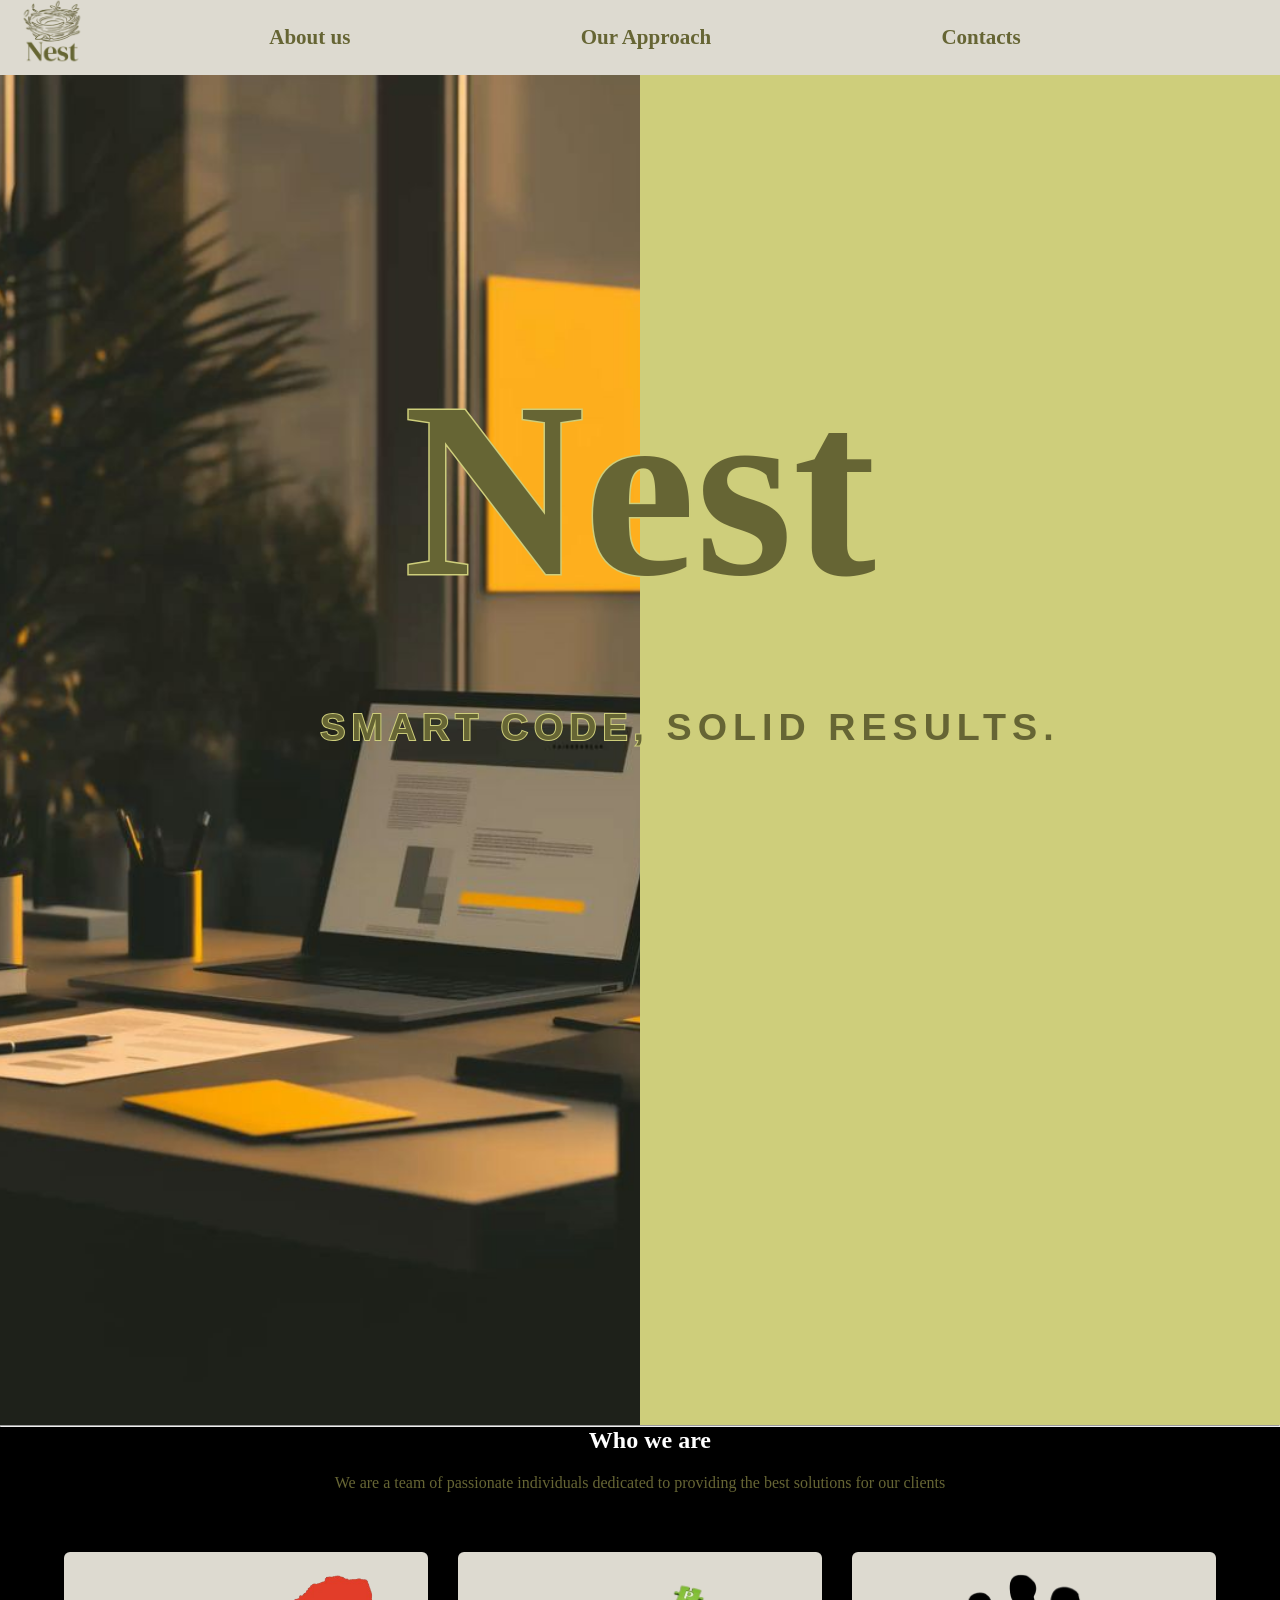
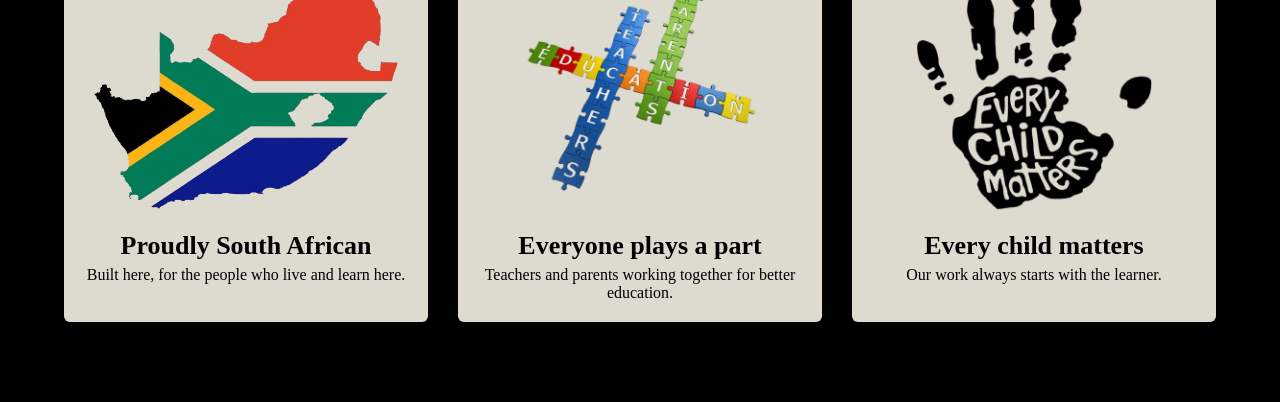
<file: index.html>
<!DOCTYPE html>
<html lang="en">
<head>
    <meta charset="UTF-8">
    <meta name="viewport" content="width=device-width, initial-scale=1.0">
    <title>Nest</title>
    <link rel="stylesheet" href="Homepage.css">
    <link rel="icon" type="image/png" href="Nesttab.png">
</head>
<body>
    
   <header>
       <a href ="index.html"><div class="logo"><img src="NestLogo.png" alt="" ></div></a>
    <ul>  
        <li><div class="nav-item"></div><a href="AboutUs.html">About us</a></div></li>
        <li><a href="Approach.html">Our Approach</a></li>
        <li><a href="Contact.html">Contacts</a></li>        
    </ul>

   </header>

<div class="Word">
    <h1>Nest</h1>
    <img src="homepic1.jpg" alt="" >
    <p><div class="slogan">‎SMART CODE‎, SOLID RESULTS.</div></p>
    
</div>
<hr>
    
    <h2><u color="white"><div class="us">Who we are</div></u></h2>
   <p><div class="content">We are a team of passionate individuals dedicated to providing the best solutions for our clients</div></p>
   <section class="cards">
    <div class="card">
        <img src="homepic2.png" alt="Map of South Africa in the colours of the flag">
        <h3>Proudly South African</h3>
        <p>Built here, for the people who live and learn here.</p>
    </div>
    <div class="card">
        <img src="homepic3.png" alt="Puzzle pieces spelling teachers, parents and education">
        <h3>Everyone plays a part</h3>
        <p>Teachers and parents working together for better education.</p>
    </div>
    <div class="card">
        <img src="homepic4.png" alt="Handprint with the words Every Child Matters">
        <h3>Every child matters</h3>
        <p>Our work always starts with the learner.</p>
    </div>
</section>
   
</body>
</html>
</file>
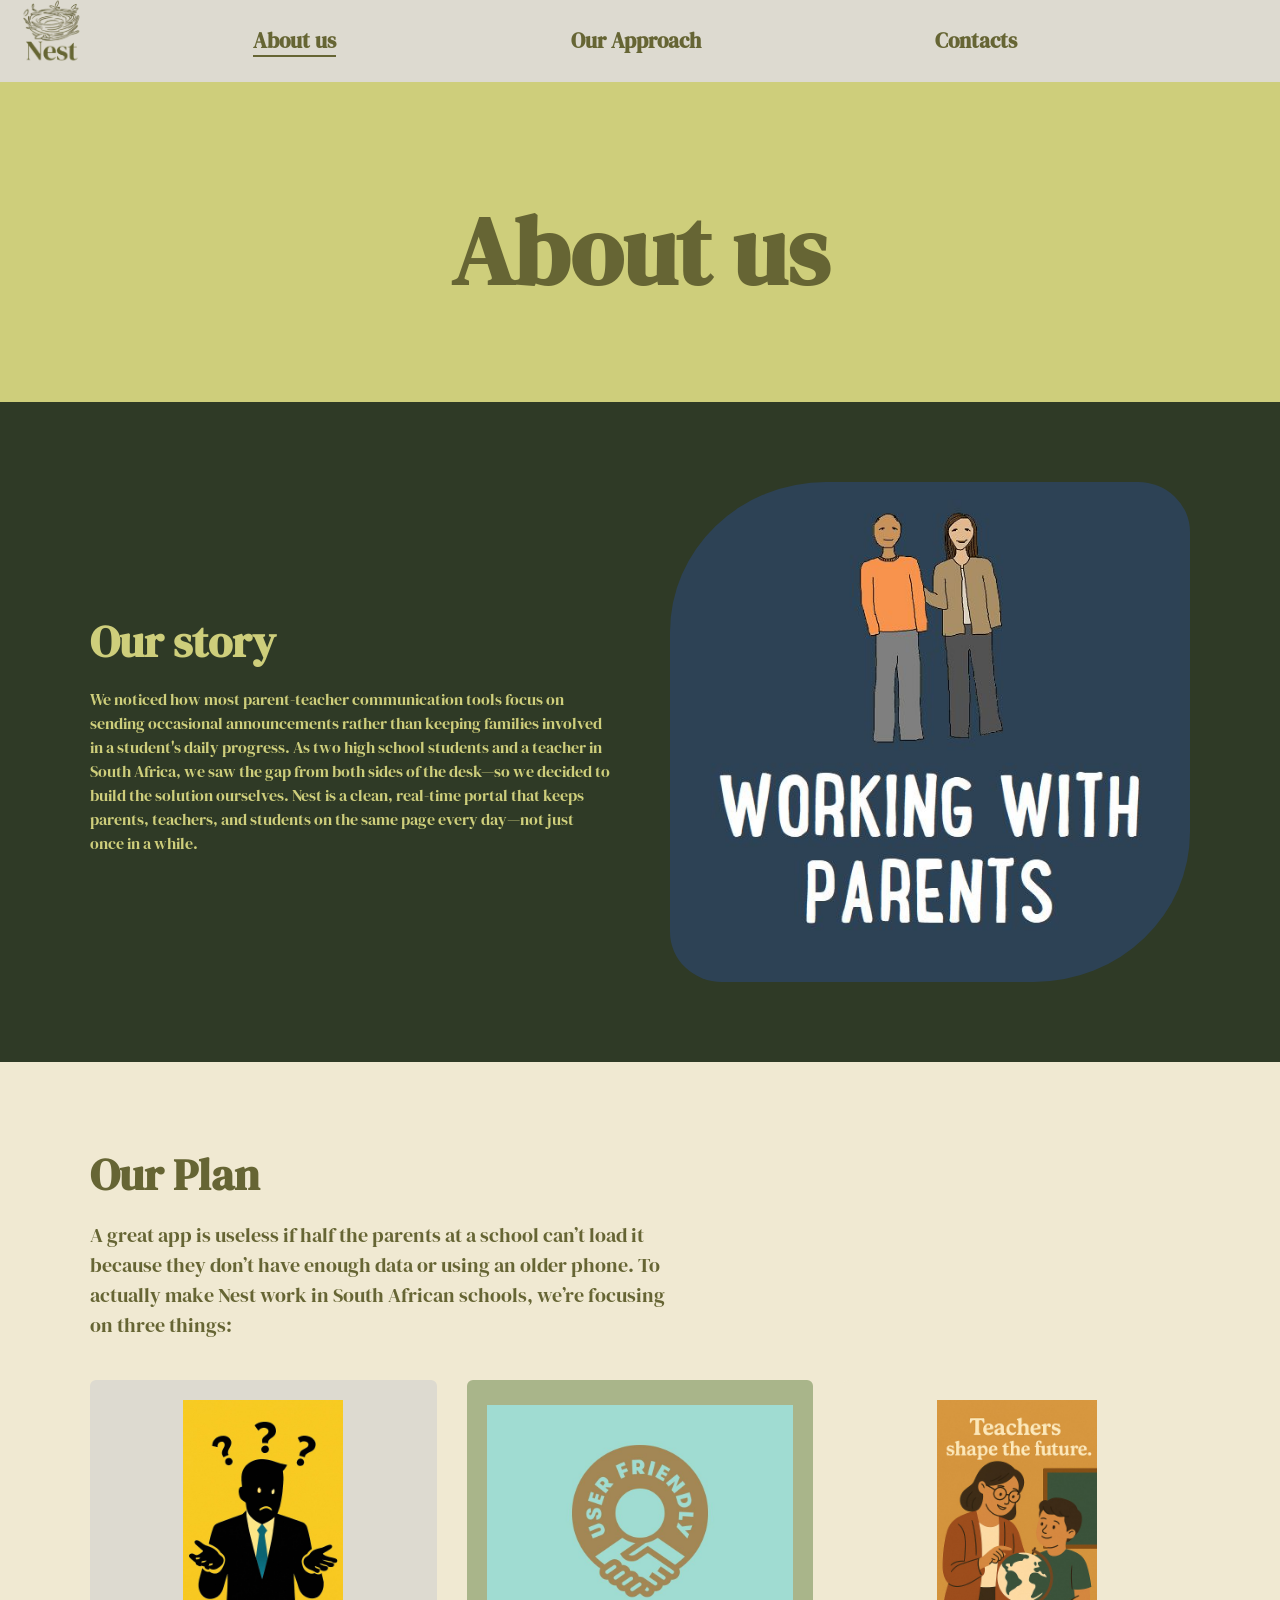
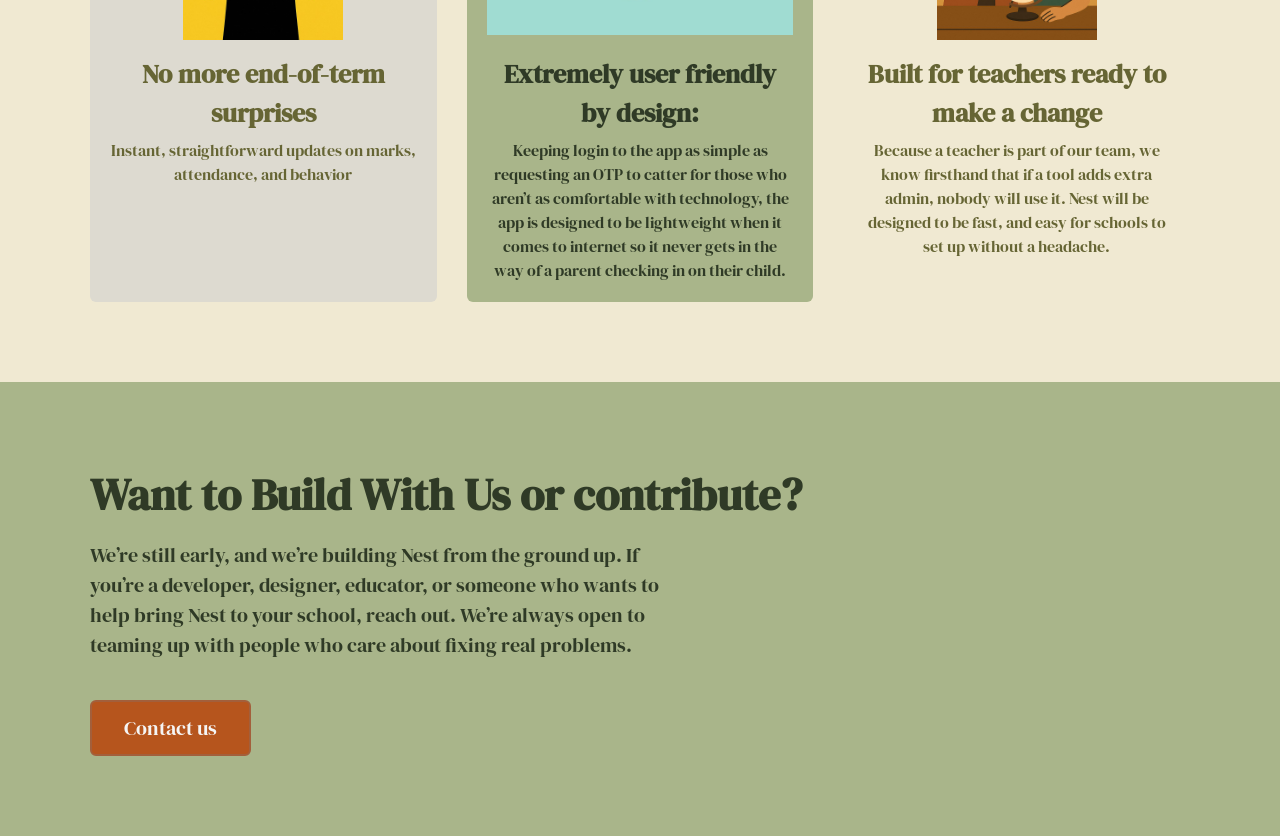
<file: AboutUs.html>
<!DOCTYPE html>
<html lang="en">
<head>
    <meta charset="UTF-8">
    <meta name="viewport" content="width=device-width, initial-scale=1.0">
    <title>Nest | About us</title>
    <link rel="preconnect" href="https://fonts.googleapis.com">
    <link rel="preconnect" href="https://fonts.gstatic.com" crossorigin>
    <link href="https://fonts.googleapis.com/css2?family=DM+Serif+Display&display=swap" rel="stylesheet">
    <link rel="stylesheet" href="About.css">
    <link rel="icon" type="image/png" href="NestTab.png">
</head>
<body>
    
    <header>
        <a href="index.html" class="logo"><img src="NestLogo.png" alt="Nest home"></a>
        <ul>
            <li><a href="AboutUs.html" class="active" aria-current="page">About us</a></li>
            <li><a href="Approach.html">Our Approach</a></li>
            <li><a href="Contact.html">Contacts</a></li>
        </ul>
    </header>

    <section class="page-hero">
        <h1>About us</h1>
        
    </section>

    <section class="section section-forest">
        <div class="container split-block">
            <div>
                <h2 class="section-title">Our story</h2>
                <p>We noticed how most parent-teacher communication tools focus on sending occasional announcements rather than keeping families involved in a student's daily progress. As two high school students and a teacher in South Africa, we saw the gap from both sides of the desk—so we decided to build the solution ourselves. Nest is a clean, real-time portal that keeps parents, teachers, and students on the same page every day—not just once in a while.</p>

            </div>
            <img src="Aboutpic1.jpg" alt="[Describe the image]">
        </div>
    </section>

    <section class="section section-cream">
        <div class="container">
            <h2 class="section-title">Our Plan</h2>
            <p class="section-intro">A great app is useless if half the parents at a school can’t load it because they don’t have enough data or using an older phone. To actually make Nest work in South African schools, we’re focusing on three things:</p>
            <div class="cards">
                <div class="card">
                    <img src="Aboutpic2.png" alt="[Describe the image]">
                    <h3>No more end-of-term surprises</h3>
                    <p>Instant, straightforward updates on marks, attendance, and behavior </p>
                </div>
                <div class="card">
                    <img src="Aboutpic3.png" alt="[Describe the image]">
                    <h3>Extremely user friendly by design: </h3>
                    <p> Keeping login to the app as simple as requesting an OTP to catter for those who aren’t as comfortable with technology, the app is designed to be lightweight when it comes to internet so it never gets in the way of a parent checking in on their child.</p>
                </div>
                <div class="card">
                    <img src="Aboutpic4.png" alt="[Describe the image]">
                    <h3>Built for teachers ready to make a change</h3>
                    <p>Because a teacher is part of our team, we know firsthand that if a tool adds extra admin, nobody will use it. Nest will be designed to be fast, and easy for schools to set up without a headache.</p>
                </div>
            </div>
        </div>
    </section>

    <section class="section section-sage">
        <div class="container">
            <h2 class="section-title">Want to Build With Us or contribute? </h2>
            <p class="section-intro">We’re still early, and we’re building Nest from the ground up. If you’re a developer, designer, educator, or someone who wants to help bring Nest to your school, reach out. We’re always open to teaming up with people who care about fixing real problems.</p>
            <form action="Contact.html">
                <button type="Submit">Contact us</button>
            </form>
        </div>
    </section>
</body>
</html>
</file>
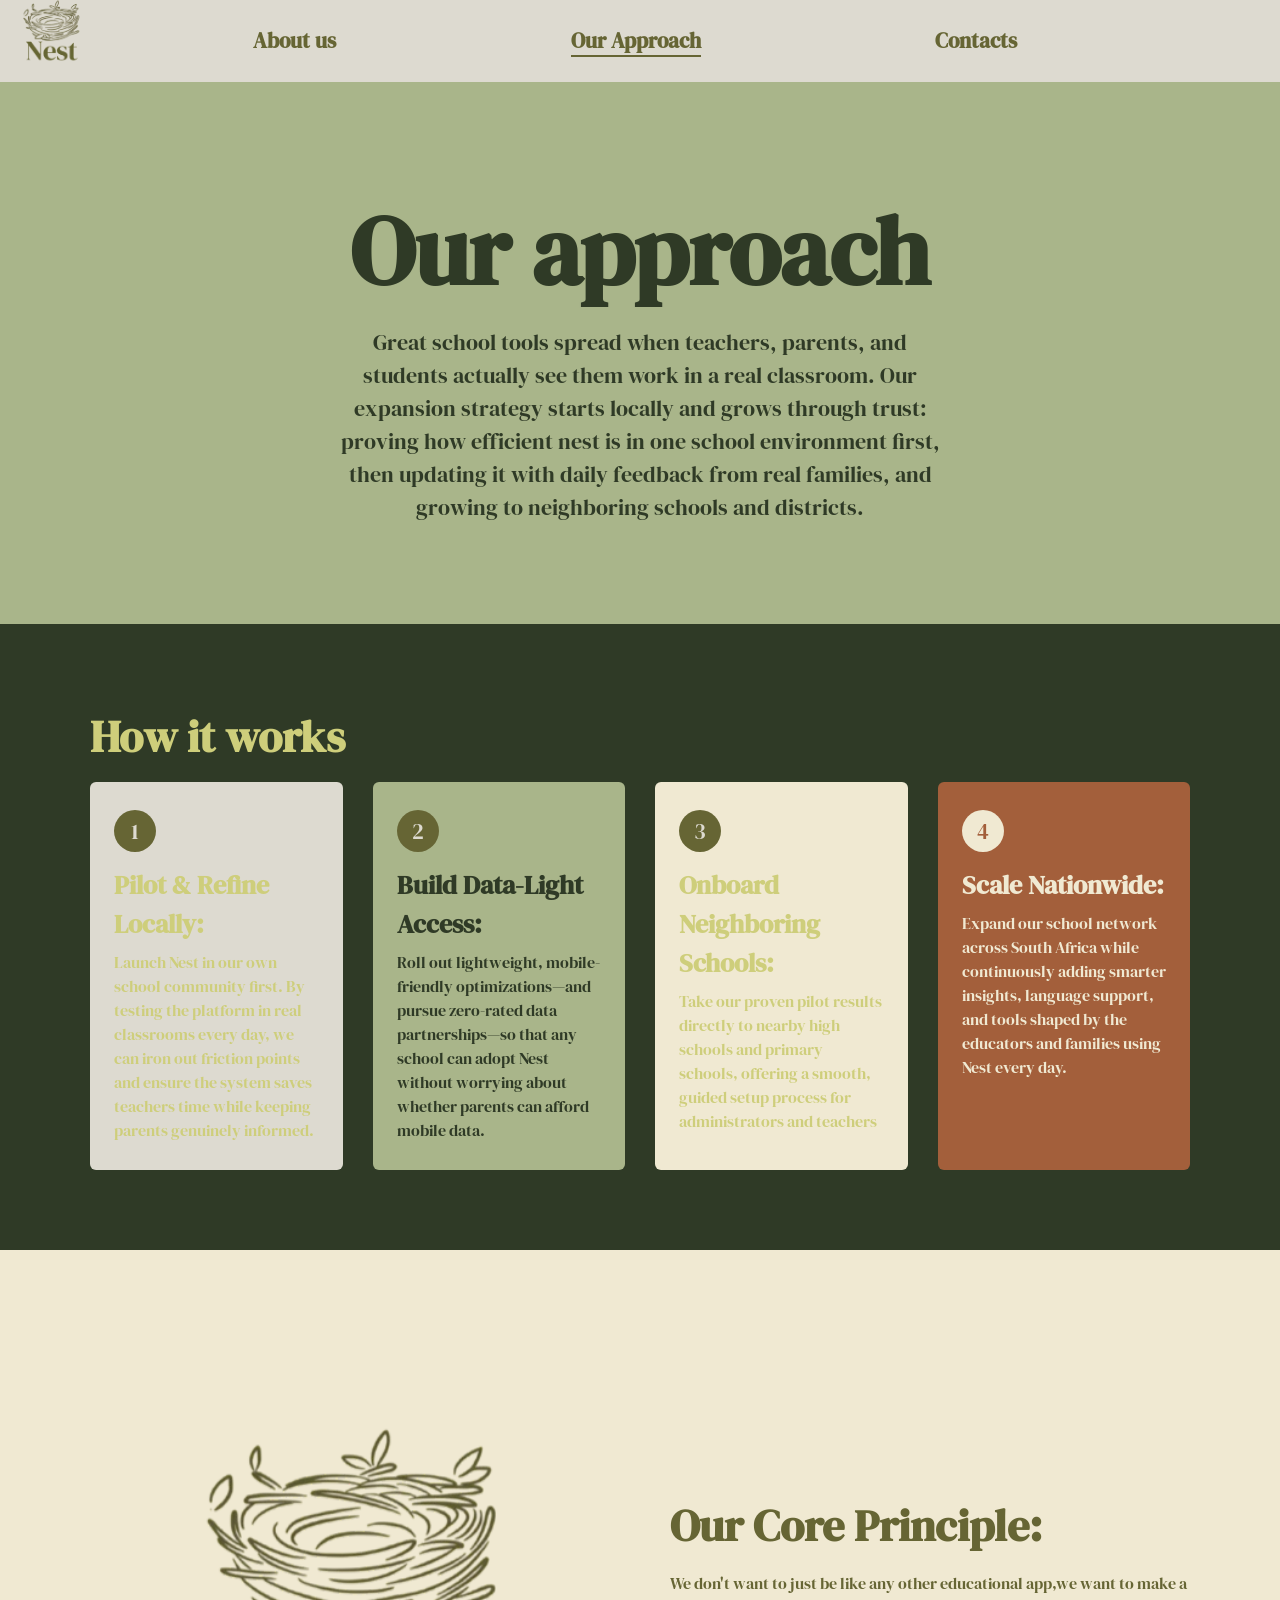
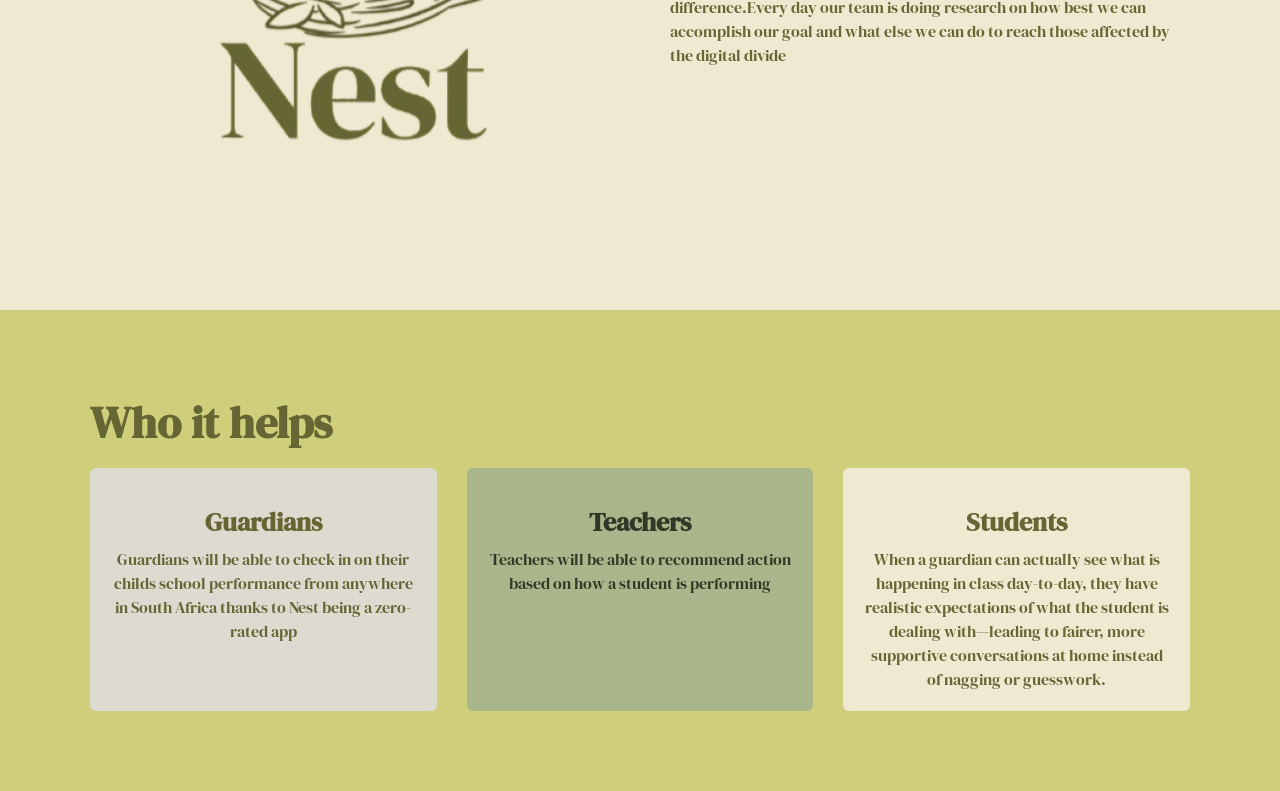
<file: Approach.html>
<!DOCTYPE html>
<html lang="en">
<head>
    <meta charset="UTF-8">
    <meta name="viewport" content="width=device-width, initial-scale=1.0">
    <title>Nest | Our Approach</title>
    <link rel="preconnect" href="https://fonts.googleapis.com">
    <link rel="preconnect" href="https://fonts.gstatic.com" crossorigin>
    <link href="https://fonts.googleapis.com/css2?family=DM+Serif+Display&display=swap" rel="stylesheet">
    <link rel="stylesheet" href="Approach.css">
    <link rel="icon" type="image/png" href="NestTab.png">
</head>
<body>
    
    <header>
        <a href="index.html" class="logo"><img src="NestLogo.png" alt="Nest home"></a>
        <ul>
            <li><a href="AboutUs.html">About us</a></li>
            <li><a href="Approach.html" class="active" aria-current="page">Our Approach</a></li>
            <li><a href="Contact.html">Contacts</a></li>
        </ul>
    </header>

    <section class="page-hero hero-sage">
        <h1>Our approach</h1>
        <p>Great school tools spread when teachers, parents, and students actually see them work in a real classroom. Our expansion strategy starts locally and grows through trust: proving how efficient nest is in one school environment first, then updating  it with daily feedback from real families, and growing to neighboring schools and districts.</p>
    </section>

    <section class="section section-forest">
        <div class="container">
            <h2 class="section-title">How it works</h2>
        
            <div class="steps">
                <div class="step"><h3>Pilot & Refine Locally:</h3>
                    <p> Launch Nest in our own school community first. By testing the platform in real classrooms every day, we can iron out friction points and ensure the system saves teachers time while keeping parents genuinely informed.</p></div>
                <div class="step"><h3>Build Data-Light Access:</h3>
                    <p> Roll out lightweight, mobile-friendly optimizations—and pursue zero-rated data partnerships—so that any school can adopt Nest without worrying about whether parents can afford mobile data.</p></div>
                <div class="step"><h3>Onboard Neighboring Schools:</h3>
                    <p>Take our proven pilot results directly to nearby high schools and primary schools, offering a smooth, guided setup process for administrators and teachers</p></div>
                <div class="step"><h3>Scale Nationwide:</h3>
                    <p>Expand our school network across South Africa while continuously adding smarter insights, language support, and tools shaped by the educators and families using Nest every day.</p>
                </div>
            </div>
        </div>
    </section>

    <section class="section section-cream">
        <div class="container split-block reverse">
            <div>
                <h2 class="section-title">Our Core Principle:</h2>
                <p>We don't want to just be like any other educational app,we want to make a difference.Every day our team is doing research on how best we can accomplish our goal and what else we can do to reach those affected by the digital divide</p>
              
            </div>
            <img src="NestLogo.png" alt="[Describe the image]">
        </div>
    </section>

    <section class="section section-light">
        <div class="container">
            <h2 class="section-title">Who it helps</h2>
            <div class="cards">
                <div class="card"><h3>Guardians</h3><p>Guardians will be able to check in on their childs school performance from anywhere in South Africa thanks to Nest being a zero-rated app </p></div>
                <div class="card"><h3>Teachers</h3><p>Teachers will be able to recommend action based on how a student is performing</p></div>
                <div class="card"><h3>Students</h3><p>When a guardian can actually see what is happening in class day-to-day, they have realistic expectations of what the student is dealing with—leading to fairer, more supportive conversations at home instead of nagging or guesswork.</p></div>
            </div>
        </div>
    </section>
</body>
</html>
</file>
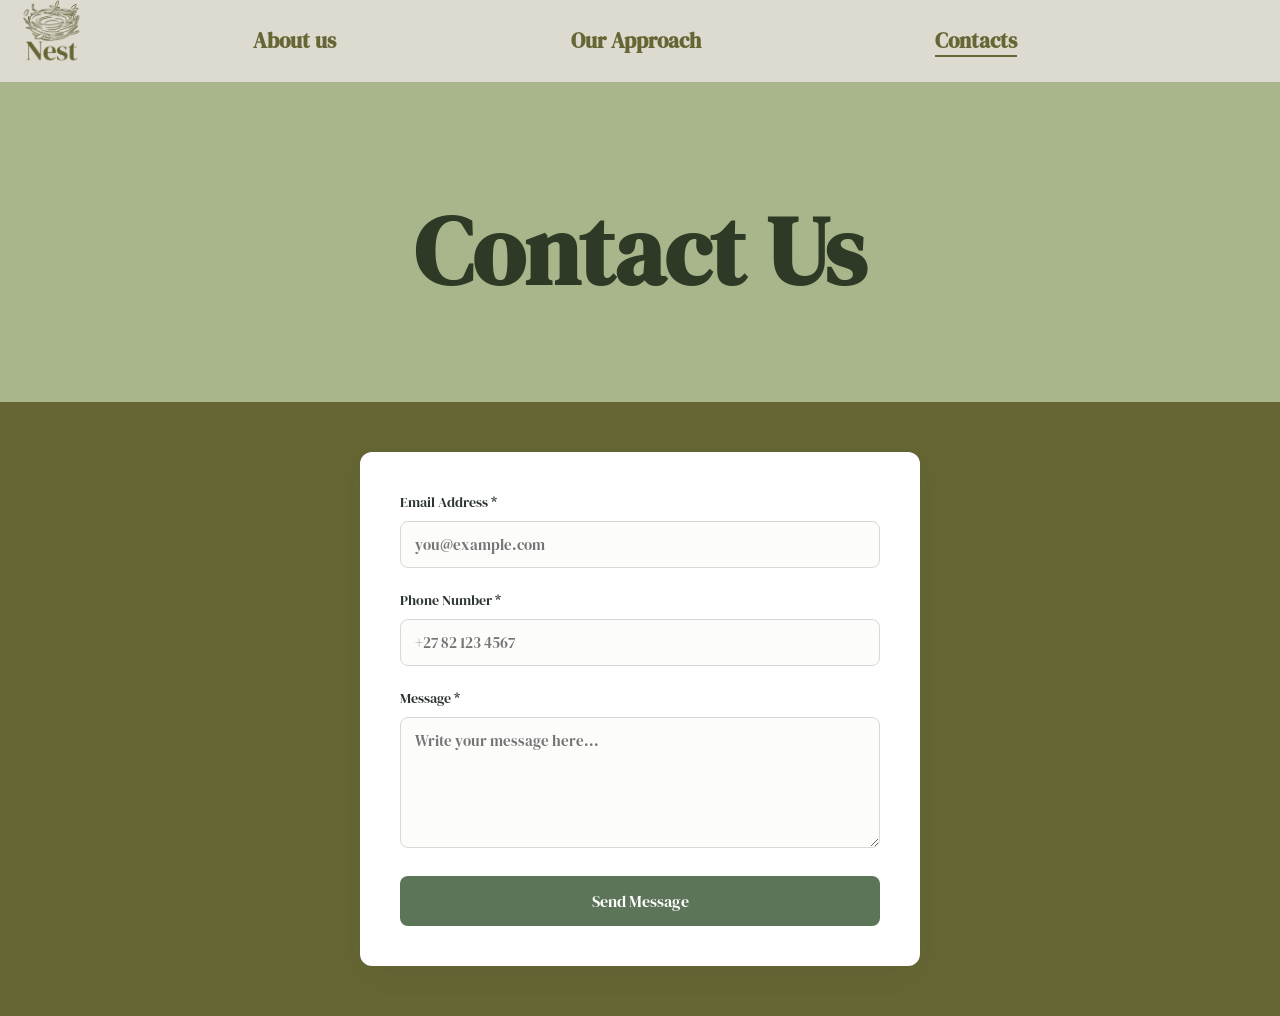
<file: Contact.html>
<!DOCTYPE html>
<html lang="en">
<head>
    <meta charset="UTF-8">
    <meta name="viewport" content="width=device-width, initial-scale=1.0">
    <title>Nest | Contacts</title>
    <link rel="preconnect" href="https://fonts.googleapis.com">
    <link rel="preconnect" href="https://fonts.gstatic.com" crossorigin>
    <link href="https://fonts.googleapis.com/css2?family=DM+Serif+Display&display=swap" rel="stylesheet">
    <link rel="stylesheet" href="Contact.css">
    <link rel="icon" type="image/png" href="NestTab.png">
</head>
<body>

    <nav class="navbar">
        
        <header>
            <a href="index.html" class="logo"><img src="NestLogo.png" alt="Nest home"></a>
            <ul>
                <li><a href="AboutUs.html">About us</a></li>
                <li><a href="Approach.html">Our Approach</a></li>
                <li><a href="Contact.html" class="active" aria-current="page">Contacts</a></li>
            </ul>
        </header>
    </nav>

    <section class="page-hero hero-sage">
        <h1>Contact Us</h1>
    </section>

    <main class="form-wrapper">
        <!-- Replace YOUR_FORM_ID with your Formspree endpoint URL -->
        <form action="https://formspree.io/f/YOUR_FORM_ID" method="POST" class="contact-form">
            
            <div class="contacts">
                <label for="email">Email Address *</label>
                <input type="email" id="email" name="email" placeholder="you@example.com" required>
            </div>

            <div class="contacts">
                <label for="phone">Phone Number *</label>
                <input type="tel" id="phone" name="phone" placeholder="+27 82 123 4567" required>
            </div>

            <div class="contacts">
                <label for="message">Message *</label>
                <textarea id="message" name="message" rows="5" placeholder="Write your message here..." required></textarea>
            </div>

            <button type="submit" class="submit-btn">Send Message</button>

        </form>
    </main>

</body>
</html>
</file>
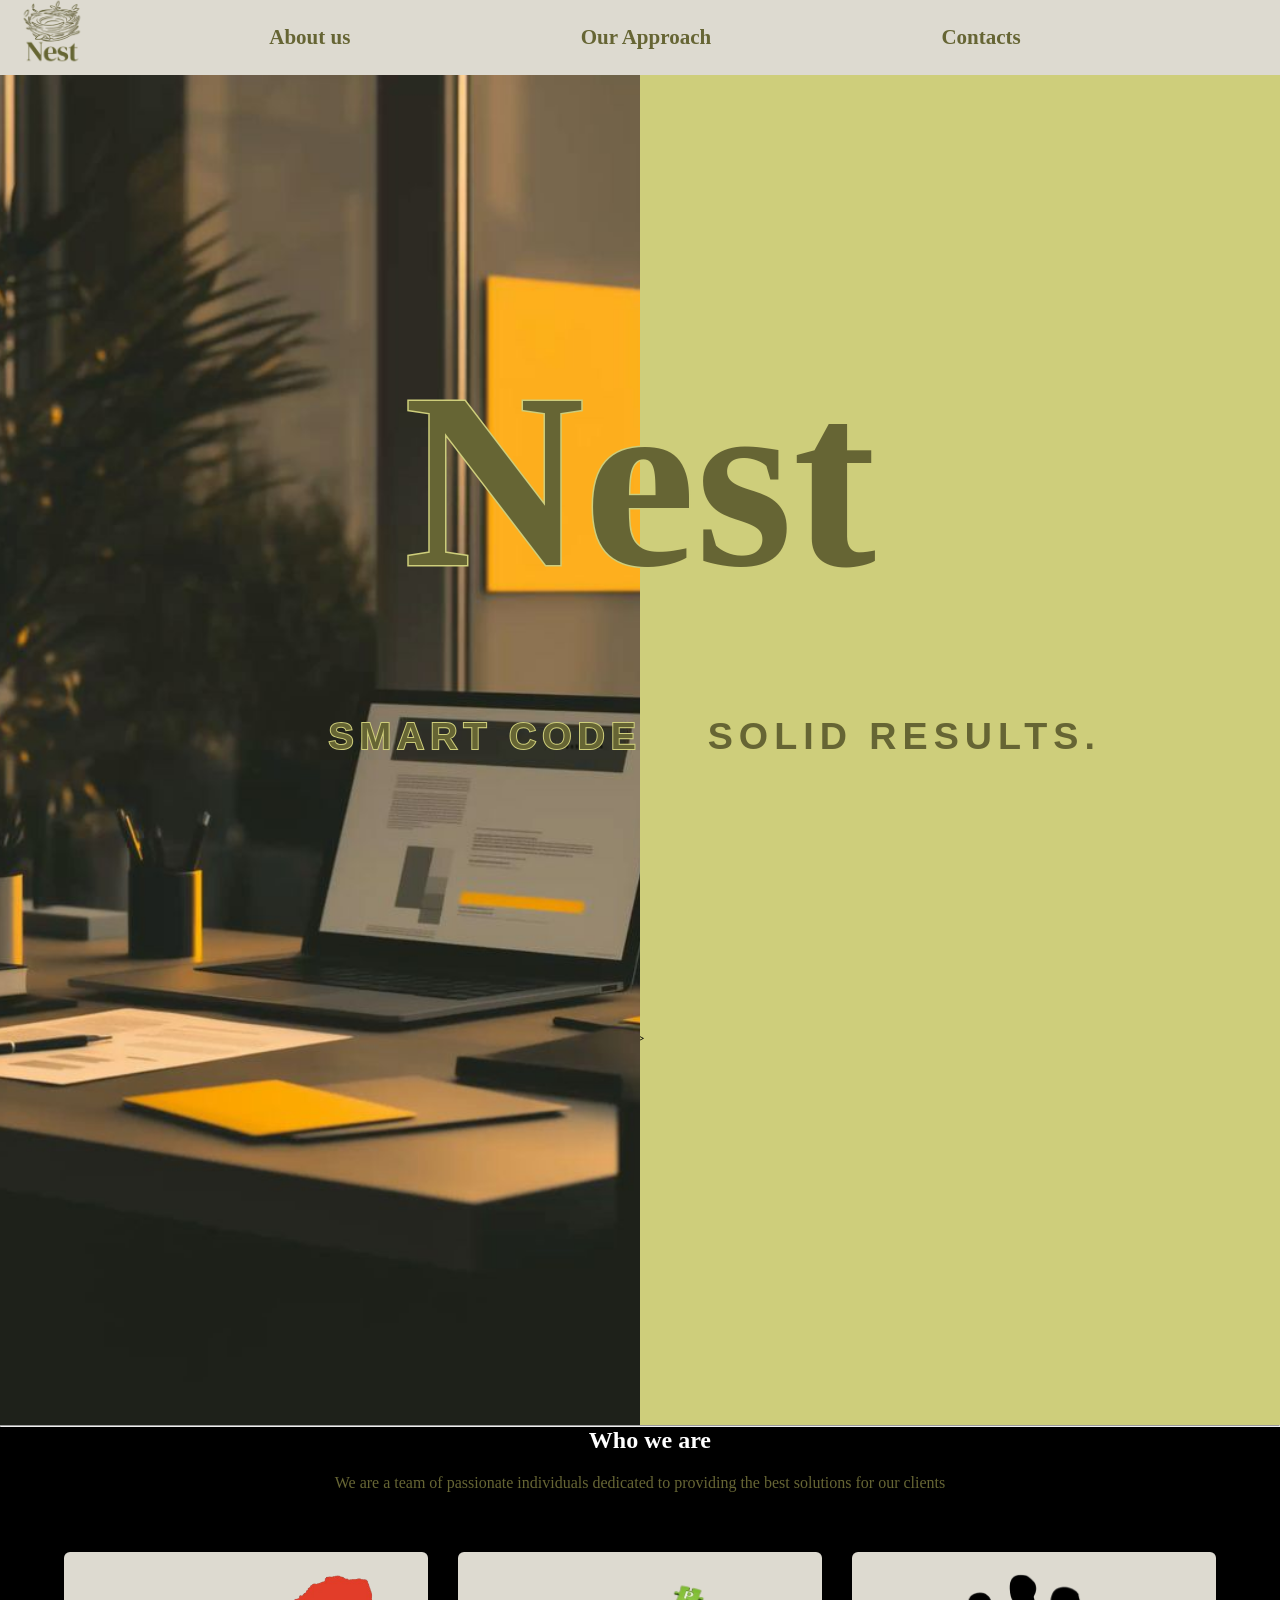
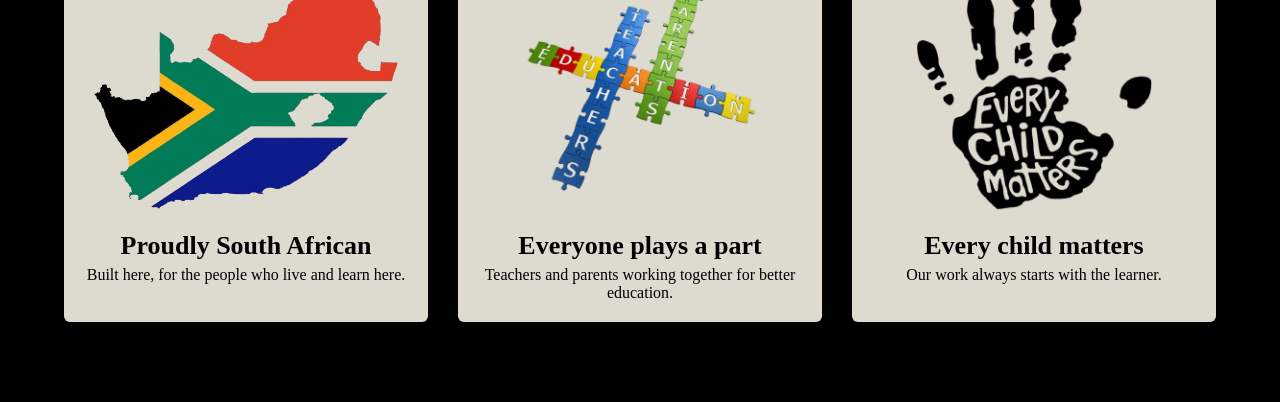
<file: Homepage.html>
<!DOCTYPE html>
<html lang="en">
<head>
    <meta charset="UTF-8">
    <meta name="viewport" content="width=device-width, initial-scale=1.0">
    <title>Nest</title>
    <link rel="stylesheet" href="Homepage.css">
    <link rel="icon" type="image/png" href="Nesttab.png">
</head>
<body>
   <a href ="Homepage.html"><div class="logo"><img src="NestLogo.png" alt="" ></div></a> 
   <header>
    <ul>  
        <li><div class="nav-item"></div><a href="AboutUs.html">About us</a></div></li>
        <li><a href="Approach.html">Our Approach</a></li>
        <li><a href="Contact.html">Contacts</a></li>        
    </ul>

   </header>

<div class="Word">
    <h1>Nest</h1>
    <img src="homepic1.jpg" alt="" >>
    <p><div class="slogan">‎ ‎ ‎ ‎SMART CODE‎ ‎ ‎ ‎ SOLID RESULTS.</div></p>
    
</div>
<hr>
    
    <h2><u color="white"><div class="us">Who we are</div></u></h2>
   <p><div class="content">We are a team of passionate individuals dedicated to providing the best solutions for our clients</div></p>
   <section class="cards">
    <div class="card">
        <img src="homepic2.png" alt="Map of South Africa in the colours of the flag">
        <h3>Proudly South African</h3>
        <p>Built here, for the people who live and learn here.</p>
    </div>
    <div class="card">
        <img src="homepic3.png" alt="Puzzle pieces spelling teachers, parents and education">
        <h3>Everyone plays a part</h3>
        <p>Teachers and parents working together for better education.</p>
    </div>
    <div class="card">
        <img src="homepic4.png" alt="Handprint with the words Every Child Matters">
        <h3>Every child matters</h3>
        <p>Our work always starts with the learner.</p>
    </div>
</section>
   
</body>
</html>
</file>
<file: Homepage.css>
:root {
    --olive: #666534;
    --olive-soft: #77756e;
    --sand: #dddad0;
    --moss: #cece7b;
    --black: #000;
    --forest: #2f3a26;
    --sage: #a9b58a;
    --cream: #f0e9d2;
    --rust: #a35f3b;
    --white: #fff;
    --radius: 6px;
    --gutter: 5%;
    --section-space: 80px;
}

html { scroll-behavior: smooth; }
* {
    margin: 0;
    padding: 0;
    box-sizing: border-box;
    text-decoration: none;
    list-style: none;
    font-family: "DM Serif Display";
}

@keyframes colorPulse {
    0% {
        color: #666534;
        transform: scale(1);
    }
    50% {
        color: #77756e;
        transform: scale(1.08);
    }
    100% {
        color: #666534;
        transform: scale(1);
    }
}

html, body {
    background-color: black;
    overflow-x: hidden;
}

.content {
    text-align: center;
    color: #666534;
    padding: 20px;
}

/* Desktop Hero & Slogan — preserved from your original layout */
.Word {
    background-color: #cece7b;
    justify-content: center;
    display: flex;
    flex-direction: column;
    align-items: center;
    position: relative;
    height: 150vh;
}

.Word h1 {
    color: #666534;
    font-size: 250px;
    font-weight: bold;
    z-index: 2;
    animation: colorPulse 2s ease-in-out infinite;
    position: relative;
    top: -30%;
    -webkit-text-stroke: 3px #cece7b;
    paint-order: stroke fill;
}

.slogan {
    color: #666534;
    font-size: 37.7px; /* Fixed comma typo so desktop renders exact size */
    font-family: 'Now', sans-serif;
    margin: 0;
    font-weight: 550;
    letter-spacing: 6px;
    margin-top: -26%;
    z-index: 2;
    -webkit-text-stroke: 2px #cece7b;
    paint-order: stroke fill;
    animation: colorPulse 2s ease-in-out infinite;
    position: relative;
    left: 50px;
}

.Word img {
    position: absolute;
    width: 50%;
    height: 100%;
    left: 0px;
    object-fit: cover;
}

/* Header & Navigation */
header {
    background: #dddad0;
    padding: 25px 5%;
    display: flex;
    align-items: center;
    justify-content: center;
}

header ul {
    flex: 1;
    display: flex;
    justify-content: space-evenly;
    align-items: center;
}

ul {
    display: flex;
    gap: 35px;
}

li {
    display: inline-block;
}

li a {
    color: #666534;
    font-size: 21px;
    font-weight: bold;
    margin-right: 10px;
}

li a:hover {
    color: white;
    border-bottom: 1px solid whitesmoke;
}

.split {
    display: flex;
    width: 100%;
    height: 100vh;
}

.nav-item {
    display: inline-block;
    margin-right: 20px;
    color: #fff;
    font-size: 18px;
    font-weight: bold;
}

.logo {
    display: flex;
    left: 1px;
    position: absolute;
    height: 100px;
    width: 100px;
    top: -20px;
    margin-bottom: 150px;
}

.homepic1 {
    display: flex;
    position: absolute;
    height: 500px;
    width: 50px;
    top: 500px;
    left: 2px;
    margin-bottom: 150px;
}

/* Cards Section */
.cards {
    display: flex;
    gap: 30px;
    padding: 40px 5% 80px;
}

.card {
    flex: 1;
    background-color: #dddad0;
    padding: 20px;
    text-align: center;
    border-radius: 6px;
    transition: transform 0.3s ease, box-shadow 0.3s ease;
}

.card img {
    width: 100%;
    height: 240px;
    object-fit: contain;
}

.card h3 {
    font-size: 26px;
    margin-top: 15px;
}

.card p {
    margin-top: 5px;
}

.card:hover {
    transform: translateY(-8px);
    box-shadow: 0 10px 25px rgba(0, 0, 0, 0.2);
}

.us {
    color: white;
    margin-left: 46%;
    text-underline-position: below;
}

/* =========================================
   MOBILE ONLY (screens 768px and smaller)
   ========================================= */
@media (max-width: 800px) {
    :root { --section-space:56px; }
    
    header {
        padding: 12px 4%;
        justify-content: space-between;
        align-items: center;
        gap :10px;
    }
    
    .logo {
        position: static;
        height: 55px;
        width: auto;
        margin-bottom: 0;
        top: auto;
        left: auto;
}

    header ul {
        gap: 12px;
        justify-content: flex-end;
        flex-wrap: nowrap;
    }

    li a {
        font-size: 14px;
        margin-right: 0;
        white-space: nowrap;
    }
    .page-hero { padding: 90px var(--gutter) 70px; }
    .page-hero h1 { font-size: 56px; }

    .cards { flex-direction: column; }

    .Word {
        height: 65vh;
        min-height: 420px;
        padding: 0 12px;
    }

    .Word h1 {
        font-size: 22vw; /* Scales cleanly to fit phone width */
        top: 0;
        -webkit-text-stroke: 2px #cece7b;
    }

    .slogan {
        font-size: 3.6vw; /* Fits "SMART CODE, SOLID RESULTS." on one clean line */
        letter-spacing: 2px;
        margin-top: 8px;
        left: 0;
        text-align: center;
        -webkit-text-stroke: 1px #cece7b;
    }

    .split {
        flex-direction: column;
        height: auto;
    }

    .cards {
        flex-direction: column;
        padding: 25px 5% 50px;
    }

    .us {
        margin-left: 0;
        text-align: center;
    }
}
</file>
<file: About.css>
:root {
    --olive: #666534;
    --olive-soft: #77756e;
    --sand: #dddad0;
    --moss: #cece7b;
    --black: #000;
    --forest: #2f3a26;
    --sage: #a9b58a;
    --cream: #f0e9d2;
    --rust: #a35f3b;
    --white: #fff;
    --radius: 6px;
    --gutter: 5%;
    --section-space: 80px;
}

html { scroll-behavior: smooth; }

* {
    margin: 0;
    padding: 0;
    box-sizing: border-box;
    text-decoration: none;
    list-style: none;
    font-family: "DM Serif Display", serif;
}

body {
    background-color: var(--black);
    color: var(--olive);
    line-height: 1.5;
}

img { max-width: 100%; display: block; }

:focus-visible {
    outline: 3px solid var(--white);
    outline-offset: 3px;
}

header {
    background: var(--sand);
    padding: 25px var(--gutter);
    display: flex;
    align-items: center;
    justify-content: center;
    position: relative;
}

header ul {
    flex: 1;
    display: flex;
    justify-content: space-evenly;
    align-items: center;
    gap: 35px;
}

li { display: inline-block; }

li a {
    color: var(--olive);
    font-size: 21px;
    font-weight: bold;
    margin-right: 10px;
    transition: color 0.3s ease;
}

li a:hover {
    color: var(--white);
    border-bottom: 1px solid whitesmoke;
}

li a.active { border-bottom: 2px solid var(--olive); }

.logo {
    position: absolute;
    top: -20px;
    left: 1px;
    height: 100px;
    width: 100px;
    z-index: 3;
}

.section { padding: var(--section-space) var(--gutter); }

.container {
    max-width: 1100px;
    margin: 0 auto;
}

.container button  {
    align-self: flex-start;
    background-color: rgb(182, 85, 29);
    color: whitesmoke;
    border: 2px solid var(--rust);
    border-radius: var(--radius);
    padding: 12px 32px;
    font-size: 20px;
    cursor: pointer;
    transition: background-color 0.3s ease, color 0.3s ease;
}

.container button:hover {
    background-color: transparent;
    color: var(--rust);
}

.section-light  { background-color: var(--moss); }
.section-dark   { background-color: var(--black); color: var(--moss); }
.section-forest { background-color: var(--forest); color: var(--moss); }
.section-sage   { background-color: var(--sage); color: var(--forest); }
.section-cream  { background-color: var(--cream); color: var(--olive); }

.section-title {
    font-size: 44px;
    margin-bottom: 12px;
}

.section-intro {
    font-size: 20px;
    max-width: 60ch;
    margin-bottom: 40px;
}

.page-hero {
    background-color: var(--moss);
    padding: 120px var(--gutter) 100px;
    text-align: center;
}

.page-hero h1 {
    font-size: 96px;
    line-height: 1.05;
    color: var(--olive);
    -webkit-text-stroke: 2px var(--hero-bg, var(--moss));
    paint-order: stroke fill;
}

.page-hero p {
    font-size: 22px;
    max-width: 55ch;
    margin: 24px auto 0;
}

.page-hero.hero-sage   { --hero-bg: var(--sage);   background-color: var(--sage);   color: var(--forest); }
.page-hero.hero-sage h1 { color: var(--forest); }
.page-hero.hero-cream  { --hero-bg: var(--cream);  background-color: var(--cream); }
.page-hero.hero-forest { --hero-bg: var(--forest); background-color: var(--forest); color: var(--moss); }
.page-hero.hero-forest h1 { color: var(--moss); }

.cards {
    display: flex;
    gap: 30px;
}

.card {
    flex: 1;
    background-color: var(--sand);
    color: var(--olive);
    padding: 20px;
    text-align: center;
    border-radius: var(--radius);
    transition: transform 0.3s ease, box-shadow 0.3s ease;
}

.cards .card:nth-child(2),
.contact-details .card:nth-child(2) { background-color: var(--sage); color: var(--forest); }
.cards .card:nth-child(3),
.contact-details .card:nth-child(3) { background-color: var(--cream); }

.card:hover {
    transform: translateY(-8px);
    box-shadow: 0 10px 25px rgba(0, 0, 0, 0.2);
}

.card img {
    width: 100%;
    height: 240px;
    object-fit: contain;
}

.card h3 { font-size: 26px; margin-top: 15px; }
.card p  { margin-top: 5px; }

@media (max-width: 800px) {
    :root { --section-space: 56px; }

    header {
        padding: 12px var(--gutter);
        gap: 10px;
    }

    .logo {
        position: static;
        width: 52px;
        height: 52px;
        max-width: 52px;
        max-height: 52px;
        flex-shrink: 0;
    }

    header ul {
        gap: 10px;
        justify-content: space-between;
        flex-wrap: wrap;
    }

    li a {
        font-size: 16px;
        margin-right: 0;
    }

    .page-hero { padding: 90px var(--gutter) 70px; }
    .page-hero h1 { font-size: 56px; }

    .cards { flex-direction: column; }
}

@media (prefers-reduced-motion: reduce) {
    html { scroll-behavior: auto; }
    * { transition: none !important; animation: none !important; }
}

.split-block {
    display: flex;
    align-items: center;
    gap: 60px;
}

.split-block > * { flex: 1; }

.split-block img {
    width: 100%;
    max-height: 500px;
    object-fit: cover;
    border-radius: 30% 10% 30% 10%;
}

.split-block p + p { margin-top: 16px; }

@media (max-width: 800px) {
    .split-block { flex-direction: column; }
}
</file>
<file: Approach.css>
:root {
    --olive: #666534;
    --olive-soft: #77756e;
    --sand: #dddad0;
    --moss: #cece7b;
    --black: #000;
    --forest: #2f3a26;
    --sage: #a9b58a;
    --cream: #f0e9d2;
    --rust: #a35f3b;
    --white: #fff;
    --radius: 6px;
    --gutter: 5%;
    --section-space: 80px;
}

html { scroll-behavior: smooth; }

* {
    margin: 0;
    padding: 0;
    box-sizing: border-box;
    text-decoration: none;
    list-style: none;
    font-family: "DM Serif Display", serif;
}

body {
    background-color: var(--black);
    color: var(--olive);
    line-height: 1.5;
}

img { max-width: 100%; display: block; }

:focus-visible {
    outline: 3px solid var(--white);
    outline-offset: 3px;
}

header {
    background: var(--sand);
    padding: 25px var(--gutter);
    display: flex;
    align-items: center;
    justify-content: center;
    position: relative;
}

header ul {
    flex: 1;
    display: flex;
    justify-content: space-evenly;
    align-items: center;
    gap: 35px;
}

li { display: inline-block; }

li a {
    color: var(--olive);
    font-size: 21px;
    font-weight: bold;
    margin-right: 10px;
    transition: color 0.3s ease;
}

li a:hover {
    color: var(--white);
    border-bottom: 1px solid whitesmoke;
}

li a.active { border-bottom: 2px solid var(--olive); }

.logo {
    position: absolute;
    top: -20px;
    left: 1px;
    height: 100px;
    width: 100px;
    z-index: 3;
}

.section { padding: var(--section-space) var(--gutter); }

.container {
    max-width: 1100px;
    margin: 0 auto;
}

.section-light  { background-color: var(--moss); }
.section-dark   { background-color: var(--black); color: var(--moss); }
.section-forest { background-color: var(--forest); color: var(--moss); }
.section-sage   { background-color: var(--sage); color: var(--forest); }
.section-cream  { background-color: var(--cream); color: var(--olive); }

.section-title {
    font-size: 44px;
    margin-bottom: 12px;
}

.section-intro {
    font-size: 20px;
    max-width: 60ch;
    margin-bottom: 40px;
}

.page-hero {
    background-color: var(--moss);
    padding: 120px var(--gutter) 100px;
    text-align: center;
}

.page-hero h1 {
    font-size: 96px;
    line-height: 1.05;
    color: var(--olive);
    -webkit-text-stroke: 2px var(--hero-bg, var(--moss));
    paint-order: stroke fill;
}

.page-hero p {
    font-size: 22px;
    max-width: 55ch;
    margin: 24px auto 0;
}

.page-hero.hero-sage   { --hero-bg: var(--sage);   background-color: var(--sage);   color: var(--forest); }
.page-hero.hero-sage h1 { color: var(--forest); }
.page-hero.hero-cream  { --hero-bg: var(--cream);  background-color: var(--cream); }
.page-hero.hero-forest { --hero-bg: var(--forest); background-color: var(--forest); color: var(--moss); }
.page-hero.hero-forest h1 { color: var(--moss); }

.cards {
    display: flex;
    gap: 30px;
}

.card {
    flex: 1;
    background-color: var(--sand);
    color: var(--olive);
    padding: 20px;
    text-align: center;
    border-radius: var(--radius);
    transition: transform 0.3s ease, box-shadow 0.3s ease;
}

.cards .card:nth-child(2),
.contact-details .card:nth-child(2) { background-color: var(--sage); color: var(--forest); }
.cards .card:nth-child(3),
.contact-details .card:nth-child(3) { background-color: var(--cream); }

.card:hover {
    transform: translateY(-8px);
    box-shadow: 0 10px 25px rgba(0, 0, 0, 0.2);
}

.card img {
    width: 100%;
    height: 240px;
    object-fit: contain;
}

.card h3 { font-size: 26px; margin-top: 15px; }
.card p  { margin-top: 5px; }

@media (max-width: 800px) {
    :root { --section-space: 56px; }

    header {
        padding: 12px var(--gutter);
        gap: 10px;
    }

    .logo {
        position: static;
        width: 52px;
        height: 52px;
        max-width: 52px;
        max-height: 52px;
        flex-shrink: 0;
    }

    header ul {
        gap: 10px;
        justify-content: space-between;
        flex-wrap: wrap;
    }
    li a {
        font-size: 16px;
        margin-right: 0;
    }

    .page-hero { padding: 90px var(--gutter) 70px; }
    .page-hero h1 { font-size: 56px; }

    .cards { flex-direction: column; }
}

@media (prefers-reduced-motion: reduce) {
    html { scroll-behavior: auto; }
    * { transition: none !important; animation: none !important; }
}

.steps {
    display: grid;
    grid-template-columns: repeat(auto-fit, minmax(240px, 1fr));
    gap: 30px;
    counter-reset: step;
}

.step {
    background-color: var(--sand);
    border-radius: var(--radius);
    padding: 28px 24px;
    counter-increment: step;
    transition: transform 0.3s ease, box-shadow 0.3s ease;
}

.step:hover {
    transform: translateY(-8px);
    box-shadow: 0 10px 25px rgba(0, 0, 0, 0.2);
}

.step::before {
    content: counter(step);
    display: inline-flex;
    align-items: center;
    justify-content: center;
    width: 42px;
    height: 42px;
    margin-bottom: 14px;
    border-radius: 50%;
    background: var(--olive);
    color: var(--sand);
    font-size: 22px;
}

.step:nth-child(2) { background-color: var(--sage); color: var(--forest); }
.step:nth-child(3) { background-color: var(--cream); }
.step:nth-child(4) { background-color: var(--rust); color: var(--cream); }
.step:nth-child(4)::before { background: var(--cream); color: var(--rust); }

.step h3 { font-size: 26px; margin-bottom: 6px; }

.split-block {
    display: flex;
    align-items: center;
    gap: 60px;
}

.split-block > * { flex: 1; }
.split-block.reverse { flex-direction: row-reverse; }

.split-block img {
    width: 100%;
    max-height: 500px;
    object-fit: cover;
    border-radius: 30% 10% 30% 10%;
}

.split-block p + p { margin-top: 16px; }

@media (max-width: 800px) {
    .split-block,
    .split-block.reverse { flex-direction: column; }
}
</file>
<file: Contact.css>
:root {
    --olive: #666534;
    --olive-soft: #77756e;
    --sand: #dddad0;
    --moss: #cece7b;
    --black: #000;
    --forest: #2f3a26;
    --sage: #a9b58a;
    --cream: #f0e9d2;
    --rust: #a35f3b;
    --white: #fff;
    --radius: 6px;
    --gutter: 5%;
    --section-space: 80px;
}

html { scroll-behavior: smooth; }

* {
    margin: 0;
    padding: 0;
    box-sizing: border-box;
    text-decoration: none;
    list-style: none;
    font-family: "DM Serif Display", serif;
}

body {
    background-color: var(--olive);
    color: var(--olive);
    line-height: 1.5;
}

img { max-width: 100%; display: block; }

:focus-visible {
    outline: 3px solid var(--white);
    outline-offset: 3px;
}

header {
    background: var(--sand);
    padding: 25px var(--gutter);
    display: flex;
    align-items: center;
    justify-content: center;
    position: relative;
}

header ul {
    flex: 1;
    display: flex;
    justify-content: space-evenly;
    align-items: center;
    gap: 35px;
}

li { display: inline-block; }

li a {
    color: var(--olive);
    font-size: 21px;
    font-weight: bold;
    margin-right: 10px;
    transition: color 0.3s ease;
}

li a:hover {
    color: var(--white);
    border-bottom: 1px solid whitesmoke;
}

li a.active { border-bottom: 2px solid var(--olive); }

.logo {
    position: absolute;
    top: -20px;
    left: 1px;
    height: 100px;
    width: 100px;
    z-index: 3;
}

.section { padding: var(--section-space) var(--gutter); }

.container {
    max-width: 1100px;
    margin: 0 auto;
}

.section-light  { background-color: var(--moss); }
.section-dark   { background-color: var(--black); color: var(--moss); }
.section-forest { background-color: var(--forest); color: var(--moss); }
.section-sage   { background-color: var(--sage); color: var(--forest); }
.section-cream  { background-color: var(--cream); color: var(--olive); }

.section-title {
    font-size: 44px;
    margin-bottom: 12px;
}

.section-intro {
    font-size: 20px;
    max-width: 60ch;
    margin-bottom: 40px;
}

.page-hero {
    background-color: var(--moss);
    padding: 120px var(--gutter) 100px;
    text-align: center;
}

.page-hero h1 {
    font-size: 96px;
    line-height: 1.05;
    color: var(--olive);
    -webkit-text-stroke: 2px var(--hero-bg, var(--moss));
    paint-order: stroke fill;
}

.page-hero p {
    font-size: 22px;
    max-width: 55ch;
    margin: 24px auto 0;
}

.page-hero.hero-sage   { --hero-bg: var(--sage);   background-color: var(--sage);   color: var(--forest); }
.page-hero.hero-sage h1 { color: var(--forest); }
.page-hero.hero-cream  { --hero-bg: var(--cream);  background-color: var(--cream); }
.page-hero.hero-forest { --hero-bg: var(--forest); background-color: var(--forest); color: var(--moss); }
.page-hero.hero-forest h1 { color: var(--moss); }

.cards {
    display: flex;
    gap: 30px;
}

.card {
    flex: 1;
    background-color: var(--sand);
    color: var(--olive);
    padding: 20px;
    text-align: center;
    border-radius: var(--radius);
    transition: transform 0.3s ease, box-shadow 0.3s ease;
}

.cards .card:nth-child(2),
.contact-details .card:nth-child(2) { background-color: var(--sage); color: var(--forest); }
.cards .card:nth-child(3),
.contact-details .card:nth-child(3) { background-color: var(--cream); }

.card:hover {
    transform: translateY(-8px);
    box-shadow: 0 10px 25px rgba(0, 0, 0, 0.2);
}

.card img {
    width: 100%;
    height: 240px;
    object-fit: contain;
}

.card h3 { font-size: 26px; margin-top: 15px; }
.card p  { margin-top: 5px; }

@media (max-width: 800px) {
    :root { --section-space: 56px; }

    header {
        padding: 12px var(--gutter);
        gap: 10px;
    }

    .logo {
        position: static;
        width: 52px;
        height: 52px;
        max-width: 52px;
        max-height: 52px;
        flex-shrink: 0;
    }

    header ul {
        gap: 10px;
        justify-content: space-between;
        flex-wrap: wrap;
    }

    li a {
        font-size: 16px;
        margin-right: 0;
    }

    .page-hero { padding: 90px var(--gutter) 70px; }
    .page-hero h1 { font-size: 56px; }

    .cards { flex-direction: column; }
}

@media (prefers-reduced-motion: reduce) {
    html { scroll-behavior: auto; }
    * { transition: none !important; animation: none !important; }
}

.steps {
    display: grid;
    grid-template-columns: repeat(auto-fit, minmax(240px, 1fr));
    gap: 30px;
    counter-reset: step;
}

.step {
    background-color: var(--sand);
    border-radius: var(--radius);
    padding: 28px 24px;
    counter-increment: step;
    transition: filter 0.5s;
}


.step::before {
    content: counter(step);
    display: inline-flex;
    align-items: center;
    justify-content: center;
    width: 42px;
    height: 42px;
    margin-bottom: 14px;
    border-radius: 50%;
    background: var(--olive);
    color: var(--sand);
    font-size: 22px;
}

.step:nth-child(2) { background-color: var(--sage); color: var(--forest); }
.step:nth-child(3) { background-color: var(--cream); }
.step:nth-child(4) { background-color: var(--rust); color: var(--cream); }
.step:nth-child(4)::before { background: var(--cream); color: var(--rust); }

.step h3 { font-size: 26px; margin-bottom: 6px; }

.split-block {
    display: flex;
    align-items: center;
    gap: 60px;
}

.split-block > * { flex: 1; }
.split-block.reverse { flex-direction: row-reverse; }

.split-block img {
    width: 100%;
    max-height: 500px;
    object-fit: cover;
    border-radius: 30% 10% 30% 10%;
}

.split-block p + p { margin-top: 16px; }

@media (max-width: 800px) {
    .split-block,
    .split-block.reverse { flex-direction: column; }
}

.form-wrapper {
    max-width: 560px;
    margin: 50px auto;
    padding: 40px;
    background-color: #ffffff;
    border-radius: 12px;
    box-shadow: 0 8px 30px rgba(44, 53, 49, 0.06);
}

.contacts {
    margin-bottom: 22px;
}

.contacts label {
    display: block;
    margin-bottom: 8px;
    font-weight: 300;
    font-size: 14px;
    color: #2c3531;
}

.contacts input,
.contacts textarea {
    width: 100%;
    padding: 12px 14px;
    border: 1px solid #d3dad5;
    border-radius: 8px;
    font-size: 15px;
    font-family: inherit;
    color: #2c3531;
    background-color: #fcfcfb;
    transition: border-color 0.2s ease, box-shadow 0.2s ease;
}

.contacts input:focus,
.contacts textarea:focus {
    outline: none;
    border-color: #7c9070;
    background-color: #ffffff;
    box-shadow: 0 0 0 3px rgba(124, 144, 112, 0.18);
}

.contacts textarea {
    resize: vertical;
}

.submit-btn {
    width: 100%;
    padding: 14px;
    background-color: #5c7457;
    color: #ffffff;
    border: none;
    border-radius: 8px;
    font-size: 16px;
    font-weight: 400;
    cursor: pointer;
    transition: background-color 0.2s ease;
}

.submit-btn:hover {
    background-color: #495e45;
}
</file>
